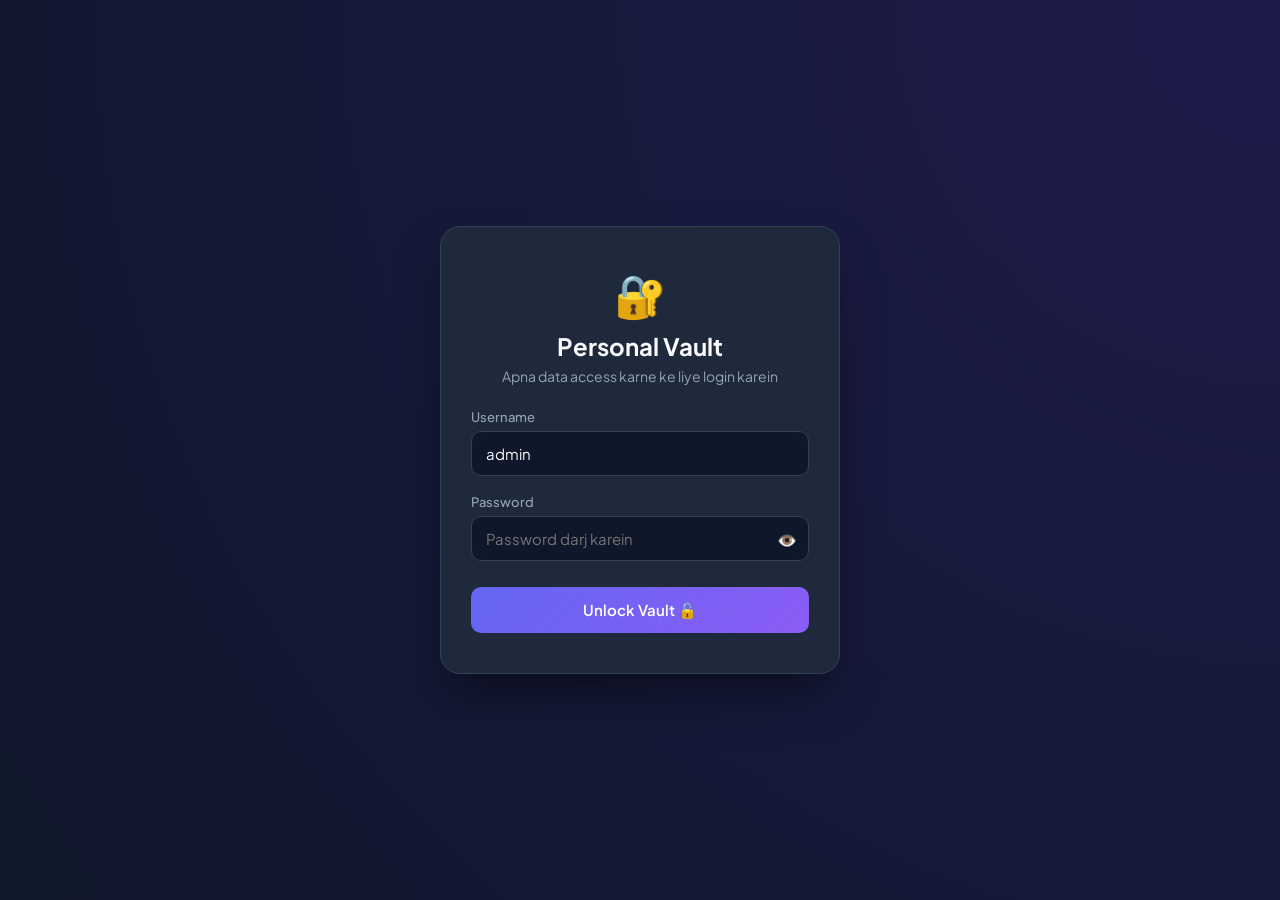
<file: index.html>
<!DOCTYPE html>
<html lang="hi">
<head>
    <meta charset="UTF-8">
    <meta name="viewport" content="width=device-width, initial-scale=1.0">
    <title>Personal Data Vault</title>
    <link rel="stylesheet" href="style.css">
    <link href="https://fonts.googleapis.com/css2?family=Plus+Jakarta+Sans:wght@400;500;600;700&display=swap" rel="stylesheet">
</head>
<body>

    <!-- Login Screen -->
    <div class="login-wrapper" id="loginContainer">
        <div class="login-card">
            <div class="login-icon">🔐</div>
            <h2>Personal Vault</h2>
            <p>Apna data access karne ke liye login karein</p>

            <div class="login-error" id="loginError">❌ Galat Username ya Password!</div>

            <div class="input-group">
                <label>Username</label>
                <input type="text" id="username" placeholder="Username darj karein" value="admin">
            </div>

            <div class="input-group">
                <label>Password</label>
                <div class="password-box">
                    <input type="password" id="password" placeholder="Password darj karein">
                    <button type="button" class="eye-btn" onclick="togglePassword()">👁️</button>
                </div>
            </div>

            <button class="btn-primary full-width" onclick="handleLogin()">Unlock Vault 🔓</button>
        </div>
    </div>

    <!-- Main Dashboard -->
    <div class="app-layout" id="mainContainer" style="display: none;">
        <!-- Mobile Overlay -->
        <div class="sidebar-overlay" id="sidebarOverlay" onclick="toggleMenu()"></div>

        <!-- Sidebar Navigation -->
        <aside class="sidebar" id="sidebar">
            <div class="sidebar-header">
                <div class="brand">
                    <span class="brand-icon">🛡️</span>
                    <span>My Vault</span>
                </div>
                <button class="close-menu" onclick="toggleMenu()">✕</button>
            </div>

            <div class="menu-label">CATEGORIES</div>
            <nav class="category-menu" id="categoryMenu">
                <!-- Categories JS se dynamically load hongi -->
            </nav>

            <div class="sidebar-footer">
                <button class="btn-logout" onclick="handleLogout()">🚪 Logout</button>
            </div>
        </aside>

        <!-- Main Content Area -->
        <main class="main-content">
            <header class="topbar">
                <div class="topbar-left">
                    <button class="hamburger" onclick="toggleMenu()">☰</button>
                    <h1 id="currentCategoryTitle">All Data</h1>
                </div>
                <div class="topbar-right" style="display: flex; gap: 10px; align-items: center;">
                    <div class="search-box">
                        <span>🔍</span>
                        <input type="text" id="searchInput" placeholder="Search email, bank, app..." onkeyup="filterData()">
                    </div>
                    <button class="theme-btn" id="themeToggle" onclick="toggleTheme()" title="Switch Theme">☀️</button>
                </div>
            </header>

            <div class="cards-grid" id="cardsContainer">
                <!-- Data Cards JS se load honge -->
            </div>
        </main>
    </div>

    <!-- Toast Notification -->
    <div class="toast" id="toast">Copied to clipboard! ✅</div>

    <script src="script.js"></script>
</body>
</html>
</file>
<file: style.css>
:root {
    --bg-dark: #0f172a;
    --bg-card: #1e293b;
    --bg-sidebar: #111827;
    --primary: #6366f1;
    --primary-hover: #4f46e5;
    --text-main: #f8fafc;
    --text-muted: #94a3b8;
    --border: #334155;
    --success: #10b981;
    --danger: #ef4444;
}

/* Light Mode Theme */
body.light-mode {
    --bg-dark: #f1f5f9;
    --bg-card: #ffffff;
    --bg-sidebar: #e2e8f0;
    --text-main: #0f172a;
    --text-muted: #475569;
    --border: #cbd5e1;
}

body.light-mode .card-title {
    color: #0f172a;
}

* {
    margin: 0;
    padding: 0;
    box-sizing: border-box;
    font-family: 'Plus Jakarta Sans', sans-serif;
}

body {
    background-color: var(--bg-dark);
    color: var(--text-main);
    min-height: 100vh;
    transition: background-color 0.25s ease, color 0.25s ease;
}

/* Login Styling */
.login-wrapper {
    min-height: 100vh;
    display: flex;
    align-items: center;
    justify-content: center;
    padding: 20px;
    background: radial-gradient(circle at top right, #1e1b4b, #0f172a);
}

.login-card {
    background: var(--bg-card);
    border: 1px solid var(--border);
    border-radius: 20px;
    padding: 40px 30px;
    width: 100%;
    max-width: 400px;
    box-shadow: 0 25px 50px -12px rgba(0, 0, 0, 0.5);
    text-align: center;
}

.login-icon {
    font-size: 42px;
    margin-bottom: 10px;
}

.login-card h2 {
    font-size: 24px;
    margin-bottom: 6px;
}

.login-card p {
    color: var(--text-muted);
    font-size: 14px;
    margin-bottom: 24px;
}

.login-error {
    background: rgba(239, 68, 68, 0.15);
    color: #fca5a5;
    border: 1px solid var(--danger);
    padding: 10px;
    border-radius: 10px;
    font-size: 13px;
    margin-bottom: 18px;
    display: none;
}

.login-error.active {
    display: block;
}

.input-group {
    text-align: left;
    margin-bottom: 18px;
}

.input-group label {
    display: block;
    font-size: 13px;
    color: var(--text-muted);
    margin-bottom: 6px;
    font-weight: 500;
}

.input-group input {
    width: 100%;
    padding: 12px 14px;
    background: var(--bg-dark);
    border: 1px solid var(--border);
    border-radius: 10px;
    color: var(--text-main);
    font-size: 15px;
    outline: none;
    transition: 0.2s;
}

.input-group input:focus {
    border-color: var(--primary);
    box-shadow: 0 0 0 3px rgba(99, 102, 241, 0.2);
}

.password-box {
    position: relative;
}

.eye-btn {
    position: absolute;
    right: 12px;
    top: 50%;
    transform: translateY(-50%);
    background: none;
    border: none;
    cursor: pointer;
    font-size: 16px;
}

.btn-primary {
    background: linear-gradient(135deg, var(--primary), #8b5cf6);
    color: white;
    border: none;
    padding: 13px 20px;
    border-radius: 10px;
    font-size: 15px;
    font-weight: 600;
    cursor: pointer;
    transition: 0.2s;
}

.btn-primary:hover {
    opacity: 0.92;
    transform: translateY(-1px);
}

.full-width {
    width: 100%;
    margin-top: 8px;
}

/* Dashboard Layout */
.app-layout {
    display: flex;
    min-height: 100vh;
}

.sidebar {
    width: 260px;
    background: var(--bg-sidebar);
    border-right: 1px solid var(--border);
    display: flex;
    flex-direction: column;
    position: fixed;
    top: 0;
    bottom: 0;
    left: 0;
    z-index: 100;
    transition: transform 0.3s ease;
}

.sidebar-header {
    padding: 22px 20px;
    display: flex;
    align-items: center;
    justify-content: space-between;
    border-bottom: 1px solid var(--border);
}

.brand {
    display: flex;
    align-items: center;
    gap: 10px;
    font-size: 19px;
    font-weight: 700;
}

.close-menu {
    display: none;
    background: none;
    border: none;
    color: var(--text-muted);
    font-size: 20px;
    cursor: pointer;
}

.menu-label {
    padding: 18px 20px 8px;
    font-size: 11px;
    font-weight: 700;
    letter-spacing: 1px;
    color: var(--text-muted);
}

.category-menu {
    flex: 1;
    overflow-y: auto;
    padding: 0 12px;
}

.menu-item {
    width: 100%;
    display: flex;
    align-items: center;
    justify-content: space-between;
    padding: 12px 14px;
    margin-bottom: 4px;
    background: transparent;
    border: none;
    border-radius: 10px;
    color: var(--text-muted);
    font-size: 14px;
    font-weight: 500;
    cursor: pointer;
    text-align: left;
    transition: 0.2s;
}

.menu-item:hover {
    background: rgba(99, 102, 241, 0.08);
    color: var(--text-main);
}

.menu-item.active {
    background: rgba(99, 102, 241, 0.15);
    color: var(--primary);
    font-weight: 600;
}

.badge {
    background: var(--bg-dark);
    padding: 2px 8px;
    border-radius: 20px;
    font-size: 11px;
    color: var(--text-muted);
}

.menu-item.active .badge {
    background: var(--primary);
    color: white;
}

.sidebar-footer {
    padding: 16px;
    border-top: 1px solid var(--border);
}

.btn-logout {
    width: 100%;
    padding: 11px;
    background: rgba(239, 68, 68, 0.12);
    color: var(--danger);
    border: 1px solid rgba(239, 68, 68, 0.3);
    border-radius: 10px;
    font-weight: 600;
    cursor: pointer;
    transition: 0.2s;
}

.btn-logout:hover {
    background: var(--danger);
    color: white;
}

/* Main Content */
.main-content {
    flex: 1;
    margin-left: 260px;
    padding: 24px 30px;
}

.topbar {
    position: sticky;
    top: 0;
    z-index: 80;
    background-color: var(--bg-dark);
    padding: 16px 0;
    margin-top: -16px;
    margin-bottom: 24px;
    border-bottom: 1px solid var(--border);
    display: flex;
    justify-content: space-between;
    align-items: center;
    gap: 16px;
    flex-wrap: wrap;
}

.topbar-left {
    display: flex;
    align-items: center;
    gap: 14px;
}

.hamburger {
    display: none;
    background: var(--bg-card);
    border: 1px solid var(--border);
    color: var(--text-main);
    padding: 8px 12px;
    border-radius: 8px;
    font-size: 18px;
    cursor: pointer;
}

.topbar h1 {
    font-size: 22px;
    font-weight: 700;
}

.search-box {
    display: flex;
    align-items: center;
    gap: 10px;
    background: var(--bg-card);
    border: 1px solid var(--border);
    padding: 10px 16px;
    border-radius: 12px;
    width: 280px;
}

.search-box input {
    background: transparent;
    border: none;
    color: var(--text-main);
    outline: none;
    width: 100%;
    font-size: 14px;
}

.theme-btn {
    background: var(--bg-card);
    border: 1px solid var(--border);
    color: var(--text-main);
    padding: 10px 13px;
    border-radius: 12px;
    font-size: 16px;
    cursor: pointer;
    transition: 0.2s;
}

.theme-btn:hover {
    border-color: var(--primary);
}

/* Cards Grid */
.cards-grid {
    display: grid;
    grid-template-columns: repeat(auto-fill, minmax(310px, 1fr));
    gap: 18px;
}

.data-card {
    background: var(--bg-card);
    border: 1px solid var(--border);
    border-radius: 16px;
    padding: 20px;
    transition: transform 0.2s, border-color 0.2s;
}

.data-card:hover {
    transform: translateY(-2px);
    border-color: var(--primary);
}

.card-header {
    display: flex;
    justify-content: space-between;
    align-items: center;
    margin-bottom: 14px;
    padding-bottom: 10px;
    border-bottom: 1px solid var(--border);
}

.card-title {
    font-size: 16px;
    font-weight: 700;
    color: #e2e8f0;
}

.card-tag {
    font-size: 11px;
    padding: 3px 9px;
    border-radius: 6px;
    background: rgba(99, 102, 241, 0.15);
    color: var(--primary);
    font-weight: 600;
}

.field-row {
    display: flex;
    justify-content: space-between;
    align-items: center;
    padding: 7px 0;
    gap: 10px;
    border-bottom: 1px dashed rgba(148, 163, 184, 0.25);
}

.field-row:last-child {
    border-bottom: none;
}

.field-info {
    display: flex;
    flex-direction: column;
    overflow: hidden;
}

.field-label {
    font-size: 11px;
    color: var(--text-muted);
}

.field-value {
    font-size: 14px;
    font-weight: 500;
    color: var(--text-main);
    word-break: break-all;
}

.copy-btn {
    background: rgba(99, 102, 241, 0.08);
    border: 1px solid var(--border);
    color: var(--text-muted);
    padding: 5px 9px;
    border-radius: 6px;
    font-size: 12px;
    cursor: pointer;
    flex-shrink: 0;
    transition: 0.2s;
}

.copy-btn:hover {
    background: var(--primary);
    color: white;
    border-color: var(--primary);
}

/* Toast */
.toast {
    position: fixed;
    bottom: 24px;
    right: 24px;
    background: var(--success);
    color: white;
    padding: 12px 20px;
    border-radius: 10px;
    font-size: 14px;
    font-weight: 600;
    opacity: 0;
    transform: translateY(20px);
    pointer-events: none;
    transition: 0.3s;
    z-index: 999;
}

.toast.show {
    opacity: 1;
    transform: translateY(0);
}

/* Responsive Mobile */
@media (max-width: 768px) {
    .sidebar {
        transform: translateX(-100%);
    }

    .sidebar.open {
        transform: translateX(0);
    }

    .sidebar-overlay.active {
        position: fixed;
        inset: 0;
        background: rgba(0, 0, 0, 0.6);
        z-index: 90;
    }

    .close-menu, .hamburger {
        display: block;
    }

    .main-content {
        margin-left: 0;
        padding: 18px;
    }

    .topbar-right {
        width: 100%;
    }

    .search-box {
        flex: 1;
        width: auto;
    }
}
</file>
